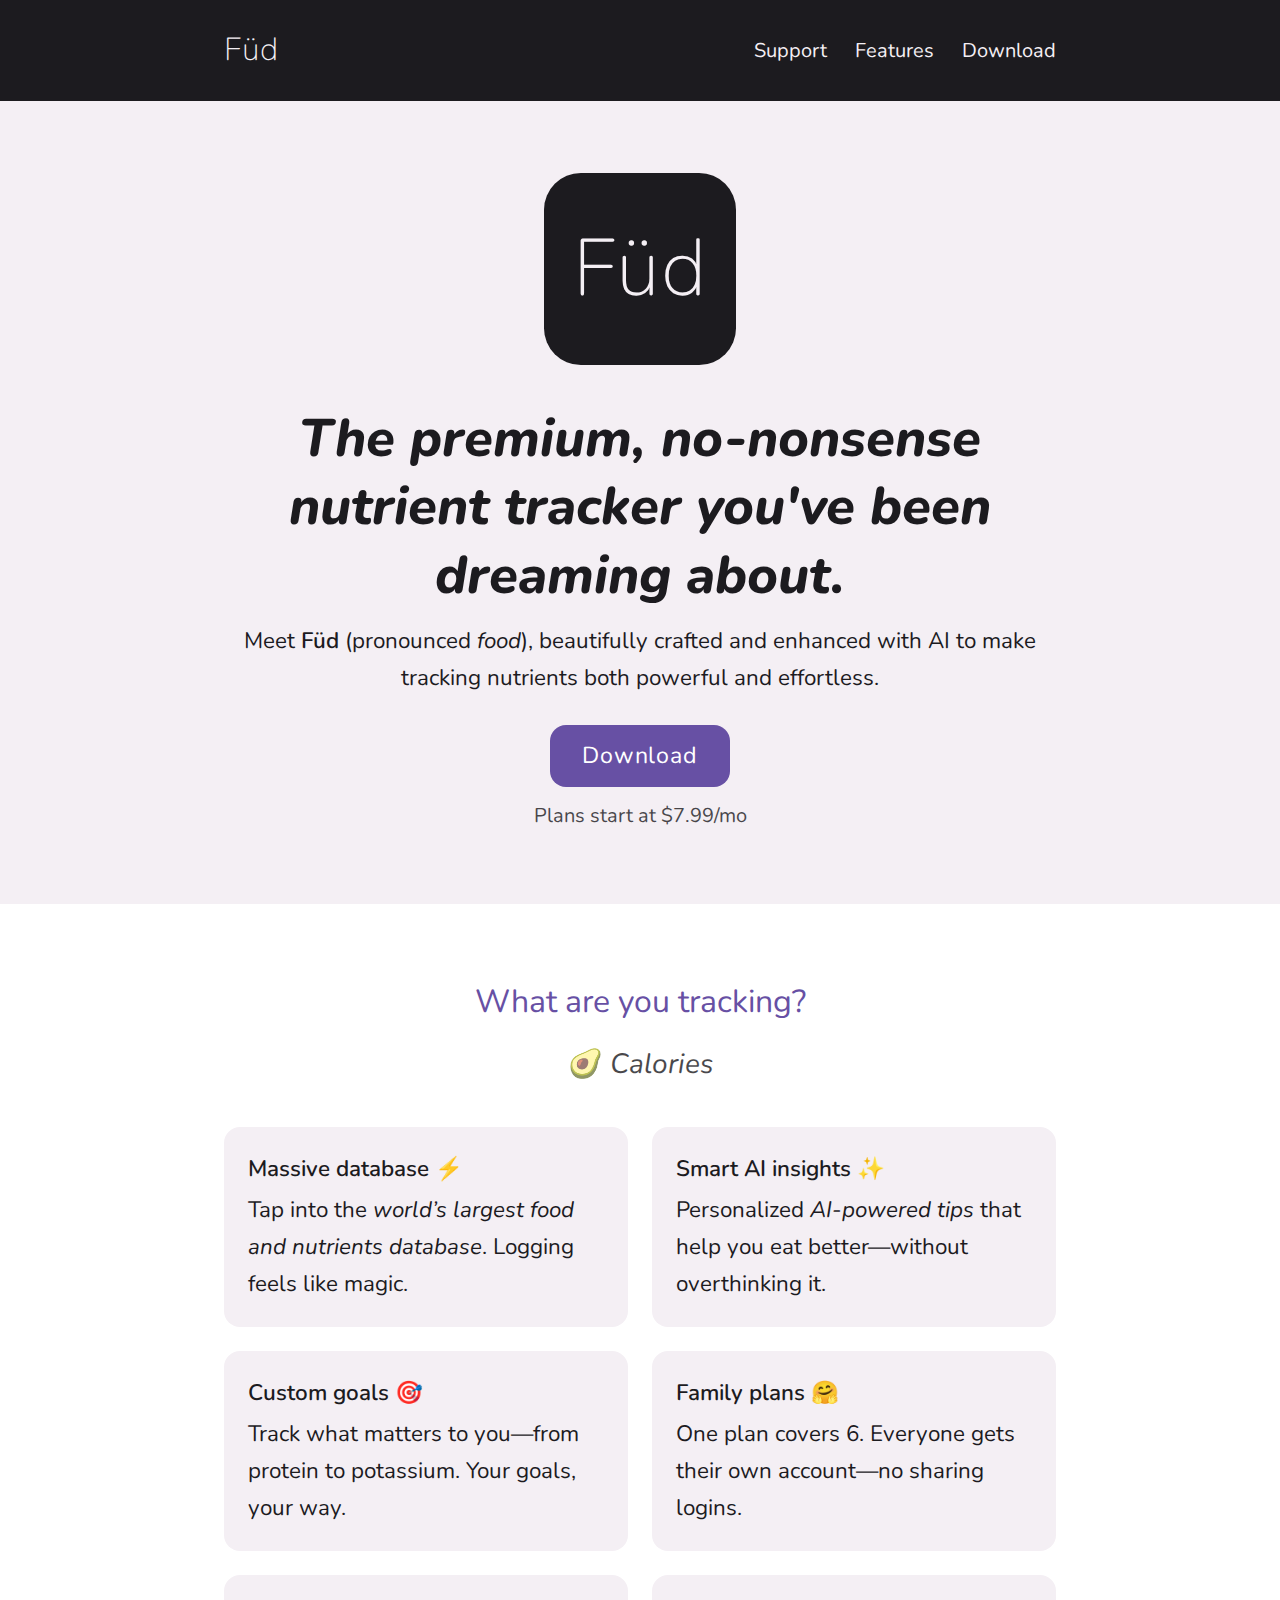
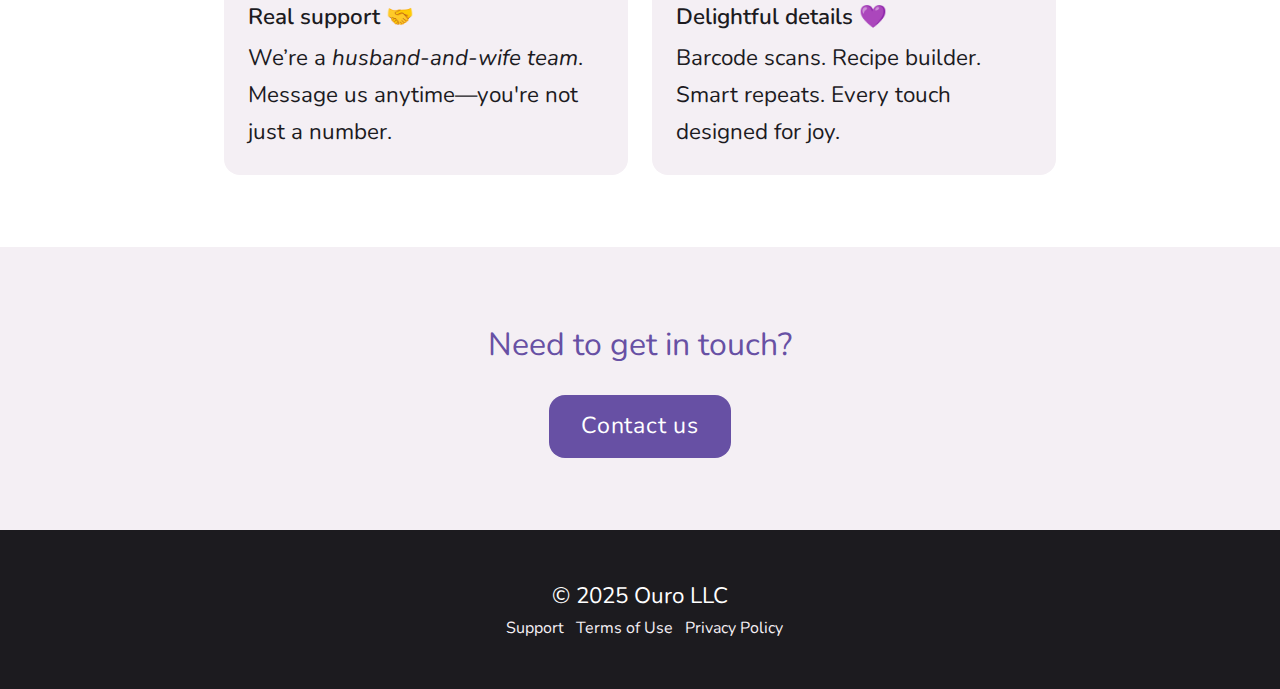
<file: index.html>
<!DOCTYPE html>
<html lang="en">

<head>
  <meta charset="UTF-8" />
  <meta http-equiv="X-UA-Compatible" content="IE=edge" />
  <meta name="viewport" content="width=device-width, initial-scale=1.0" />
  <title>Füd – Premium nutrient tracking for iPhone</title>

  <!-- PRIMARY META -->
  <meta name="description"
    content="Füd is the premium, AI‑powered nutrition tracker for iPhone. Subscribe from $7.99/month or share with up to five loved ones on our privacy‑first Family plan. Track macros, micros, and reach your goals in style." />
  <link rel="canonical" href="https://myfud.io/" />

  <!-- SCHEMA -->
  <script type="application/ld+json">
    {
      "@context": "https://schema.org",
      "@type": "MobileApplication",
      "name": "Füd",
      "operatingSystem": "iOS",
      "applicationCategory": "HealthApplication",
      "installUrl": "https://apps.apple.com/app/idYOUR_APP_ID",
      "offers": [
        {
          "@type": "Offer",
          "name": "Monthly Individual",
          "price": 7.99,
          "priceCurrency": "USD",
          "priceSpecification": {
            "@type": "UnitPriceSpecification",
            "price": 7.99,
            "priceCurrency": "USD",
            "billingPeriod": "P1M"
          },
          "availability": "https://schema.org/OnlineOnly"
        },
        {
          "@type": "Offer",
          "name": "Yearly Individual",
          "price": 79.99,
          "priceCurrency": "USD",
          "priceSpecification": {
            "@type": "UnitPriceSpecification",
            "price": 79.99,
            "priceCurrency": "USD",
            "billingPeriod": "P1Y"
          },
          "availability": "https://schema.org/OnlineOnly"
        },
        {
          "@type": "Offer",
          "name": "Monthly Family",
          "price": 29.99,
          "priceCurrency": "USD",
          "description": "Owner + up to 5 additional loved ones",
          "priceSpecification": {
            "@type": "UnitPriceSpecification",
            "price": 29.99,
            "priceCurrency": "USD",
            "billingPeriod": "P1M"
          },
          "availability": "https://schema.org/OnlineOnly"
        },
        {
          "@type": "Offer",
          "name": "Yearly Family",
          "price": 179.99,
          "priceCurrency": "USD",
          "description": "Owner + up to 5 additional loved ones",
          "priceSpecification": {
            "@type": "UnitPriceSpecification",
            "price": 179.99,
            "priceCurrency": "USD",
            "billingPeriod": "P1Y"
          },
          "availability": "https://schema.org/OnlineOnly"
        }
      ],
      "inAppPurchases": [
        "Monthly Individual – 7.99 USD",
        "Yearly Individual – 79.99 USD",
        "Monthly Family – up to 6 users – 29.99 USD",
        "Yearly Family – up to 6 users – 179.99 USD"
      ],
      "aggregateRating": {
        "@type": "AggregateRating",
        "ratingValue": 4.9,
        "ratingCount": 1200
      }
    }
  </script>

  <!-- STYLES -->
  <link rel="preconnect" href="https://fonts.googleapis.com">
  <link rel="preconnect" href="https://fonts.gstatic.com" crossorigin>
  <link href="https://fonts.googleapis.com/css2?family=Nunito:ital,wght@0,200..1000;1,200..1000&display=swap"
    rel="stylesheet">
  <link rel="stylesheet" href="styles.css" />

  <!-- FAVICON -->
  <link rel="icon" type="image/png" href="favicons/favicon-96x96.png" sizes="96x96" />
  <link rel="icon" type="image/svg+xml" href="favicons/favicon.svg" />
  <link rel="shortcut icon" href="favicons/favicon.ico" />
  <link rel="apple-touch-icon" sizes="180x180" href="favicons/apple-touch-icon.png" />
  <meta name="apple-mobile-web-app-title" content="Füd" />
  <link rel="manifest" href="favicons/site.webmanifest" />
</head>

<body>

  <header class="header" aria-label="Primary">
    <div class="container">
      <h1 class="logo"><a href="/">Füd</a><span class="visually-hidden"> – Premium nutrient tracking for iPhone</span>
      </h1>
      <nav class="nav" aria-label="Main navigation">
        <a href="#support">Support</a>
        <a href="#features">Features</a>
        <a href="#download">Download</a>
      </nav>
    </div>
  </header>

  <section class="hero">
    <div class="container">
      <div class="logo xl spacer-l">Füd</div>
      <h2 class="spacer-m">
        <i>The premium, no‑nonsense nutrient tracker you've been dreaming about.</i>
      </h2>
      <p class="spacer-s">Meet <b>Füd</b> (pronounced <i>food</i>), beautifully
        crafted and enhanced with AI to make tracking nutrients both powerful and effortless.</p>
      <a href="#download" class="btn spacer-m">Download</a>
      <p class="center secondary">Plans start at $7.99/mo</p>
    </div>
  </section>

  <section class="features" id="features">
    <div class="container">
      <h3 class="spacer-m">What are you tracking?</h3>

      <p class="spacer-l quote">
        <i><span id="flip-word"><span
              class='no-italics'>🥑</span>&nbsp;Calories</span></i>
      </p>

      <ul id="trackables-list" class="visually-hidden">
        <li class="calories active">🔥 Calories</li>
        <li class="fat">🧈 Fat</li>
        <li class="saturated-fat">🧈 Saturated Fat</li>
        <li class="trans-fat">🍟 Trans Fat</li>
        <li class="polyunsaturated-fat">🐟 Polyunsaturated Fat</li>
        <li class="monounsaturated-fat">🥑 Monounsaturated Fat</li>

        <li class="protein">🍗 Protein</li>
        <li class="carbs">🍞 Carbs</li>
        <li class="fiber">🥦 Fiber</li>
        <li class="sugar">🍭 Sugar</li>
        <li class="added-sugar">🍭 Added Sugar</li>

        <li class="cholesterol">❤️ Cholesterol</li>
        <li class="sodium">🧂 Sodium</li>
        <li class="potassium">🍌 Potassium</li>
        <li class="calcium">🥛 Calcium</li>
        <li class="iron">🩸 Iron</li>

        <li class="vitamin-a">🥕 Vitamin A</li>
        <li class="vitamin-c">🍊 Vitamin C</li>
        <li class="vitamin-d">☀️ Vitamin D</li>
      </ul>

      <script>
        document.addEventListener('DOMContentLoaded', () => {
          const items = Array.from(document.querySelectorAll('#trackables-list li'));
          const flip = document.getElementById('flip-word');
          let idx = 0;

          setInterval(() => {
            items[idx].classList.remove('active');
            idx = (idx + 1) % items.length;
            items[idx].classList.add('active');

            const text = items[idx].textContent;
            const emoji = text.match(/^\S+/)[0]; // first "word" = emoji
            const name = text.slice(emoji.length).trim(); // rest = nutrient

            flip.innerHTML = `<span class="no-italics">${emoji}</span>&nbsp;${name}`;
          }, 1600);
        });
      </script>

      <!-- ROW 1 -->
      <div class="feature-row">
        <div class="feature-box">
          <p class="spacer-s"><b>Massive database&nbsp;⚡️</b></p>
          <p>Tap into the <i>world’s largest food and nutrients database</i>. Logging feels like magic.</p>
          </p>
        </div>
        <div class="feature-box">
          <p class="spacer-s"><b>Smart AI insights&nbsp;✨</b></p>
          <p>Personalized <i>AI-powered tips</i> that help you eat better—without overthinking it.</p>
        </div>
      </div>

      <!-- ROW 2 -->
      <div class="feature-row">
        <div class="feature-box">
          <p class="spacer-s"><b>Custom goals 🎯</b></p>
          <p>Track what matters to you—from protein to potassium. Your goals, your way.</p>
        </div>
        <div class="feature-box">
          <p class="spacer-s"><b>Family plans 🤗</b></p>
          <p>One plan covers 6. Everyone gets their own account—no sharing logins.</p>
        </div>
      </div>

      <!-- ROW 3 -->
      <div class="feature-row">
        <div class="feature-box">
          <p class="spacer-s"><b>Real support 🤝</b></p>
          <p>We’re a <i>husband-and-wife team</i>. Message us anytime—you're not just a number.</p>
        </div>
        <div class="feature-box">
          <p class="spacer-s"><b>Delightful details 💜</b></p>
          <p>Barcode scans. Recipe builder. Smart repeats. Every touch designed for joy.</p>
        </div>
      </div>
    </div>
  </section>

  <section class="support" id="support">
    <div class="container">
      <h3>Need to get in touch?</h3>
      <a href="https://forms.gle/1aUUGhnFJdEDjdrD6" class="btn" target="_blank" rel="noopener noreferrer">Contact us</a>
    </div>
  </section>

  <footer class="footer">
    <div class="container">
      <p>&copy; 2025 Ouro LLC</p>
      <div class="footer-links">
        <a href="https://forms.gle/1aUUGhnFJdEDjdrD6" target="_blank" rel="noopener noreferrer">Support</a>
        <a href="https://www.apple.com/legal/internet-services/itunes/dev/stdeula/" target="_blank"
          rel="noopener noreferrer">Terms of Use</a>
        <a href="privacy.html" target="_blank" rel="noopener noreferrer">Privacy Policy</a>
      </div>
    </div>
  </footer>

</body>

</html>
</file>
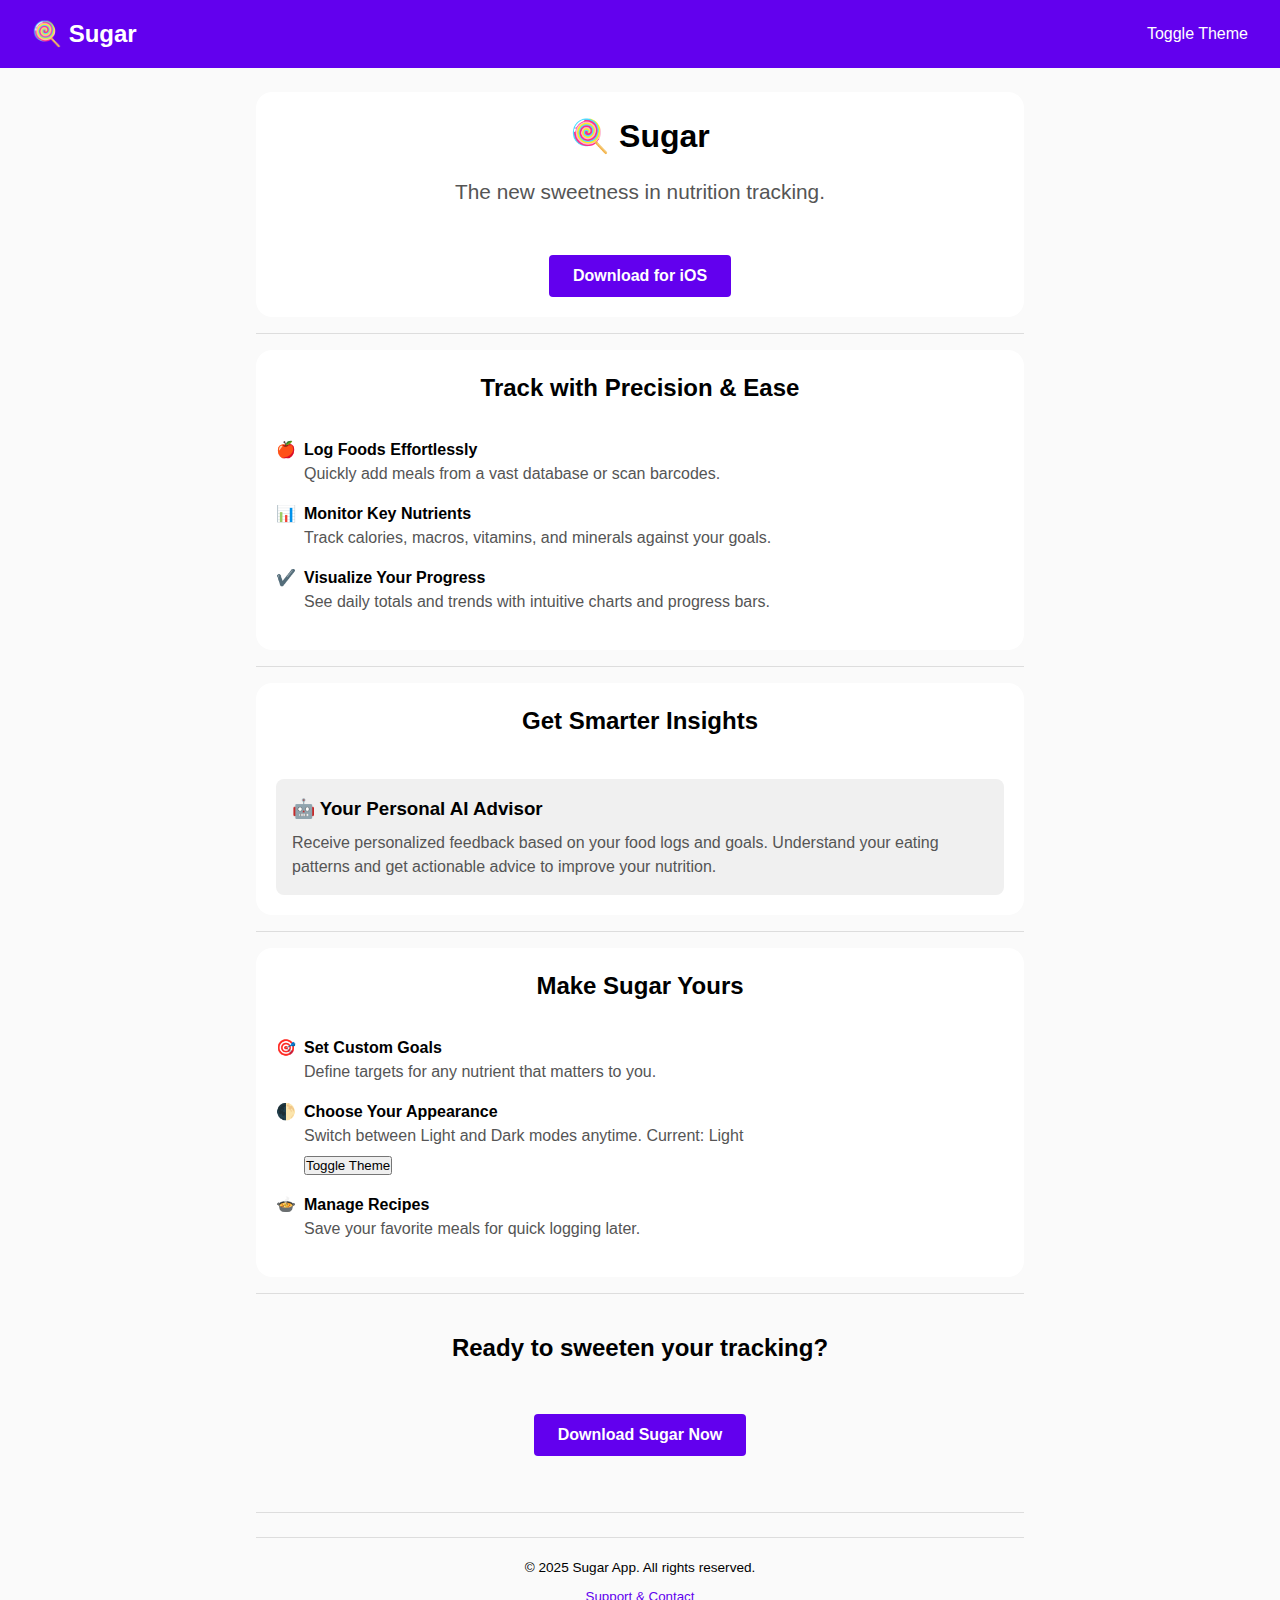
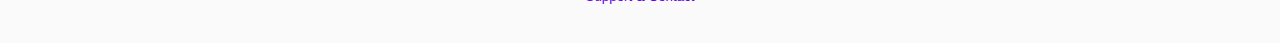
<file: main.html>
<!DOCTYPE html>
<html lang="en">
<head>
  <meta charset="UTF-8" />
  <title>Sugar Marketing Website</title>
  <style>
    :root {
      --background-color: #fafafa;
      --surface-color: #ffffff;
      --surface-variant-color: #f0f0f0;
      --on-surface-color: #000000;
      --on-surface-variant-color: #555555;
      --primary-color: #6200ee;
      --border-color: #dddddd;
    }

    * {
      margin: 0;
      padding: 0;
      box-sizing: border-box;
      font-family: Arial, sans-serif;
    }

    body {
      background-color: var(--background-color);
      color: var(--on-surface-color);
      line-height: 1.5;
    }

    header {
      background-color: var(--primary-color);
      color: #fff;
      display: flex;
      align-items: center;
      justify-content: space-between;
      padding: 1rem 2rem;
    }
    header h1 {
      font-size: 1.5rem;
      display: flex;
      align-items: center;
      font-weight: bold;
    }
    header button {
      background: none;
      color: #fff;
      border: none;
      font-size: 1rem;
      cursor: pointer;
    }

    main {
      max-width: 800px;
      margin: 0 auto;
      padding: 1rem;
    }

    .section {
      background-color: var(--surface-color);
      border-radius: 16px;
      padding: 20px;
      margin: 8px 0;
    }

    .center-text {
      text-align: center;
    }

    .section-title {
      text-align: center;
      margin-bottom: 8px;
      font-size: 1.5rem;
      font-weight: bold;
    }

    .divider {
      height: 1px;
      background-color: var(--border-color);
      margin: 16px 0;
    }

    .cta-button {
      display: inline-block;
      background-color: var(--primary-color);
      color: #fff;
      border: none;
      padding: 0.75rem 1.5rem;
      font-size: 1rem;
      font-weight: bold;
      border-radius: 4px;
      cursor: pointer;
      margin-top: 16px;
    }

    .cta-button:hover {
      opacity: 0.9;
    }

    .features-list, .customization-list {
      list-style: none;
      padding: 0;
    }

    .features-list li, .customization-list li {
      display: flex;
      align-items: flex-start;
      margin-bottom: 16px;
    }

    .features-list li .icon, .customization-list li .icon {
      margin-right: 8px;
      color: var(--primary-color);
      font-weight: bold;
    }

    .card {
      background-color: var(--surface-variant-color);
      border-radius: 8px;
      padding: 16px;
      margin-top: 8px;
    }

    .footer {
      border-top: 1px solid var(--border-color);
      text-align: center;
      padding: 20px;
      font-size: 0.85rem;
      margin-top: 24px;
    }

    /* Spacers */
    .spacer-xxsmall { height: 8px; }
    .spacer-xsmall { height: 16px; }
    .spacer-small { height: 24px; }
    .spacer-medium { height: 32px; }
  </style>
</head>
<body>

  <!-- Header -->
  <header>
    <h1>🍭 Sugar</h1>
    <!-- Theme toggle placeholder (non-functional in static HTML) -->
    <button type="button">Toggle Theme</button>
  </header>

  <!-- Main Content -->
  <main>
    <!-- Hero Section -->
    <section class="section">
      <h2 class="center-text" style="font-size: 2rem;">🍭 Sugar</h2>
      <div class="spacer-xsmall"></div>
      <p class="center-text" style="font-size: 1.3rem; color: var(--on-surface-variant-color);">
        The new sweetness in nutrition tracking.
      </p>
      <div class="spacer-medium"></div>
      <div class="center-text">
        <button class="cta-button">
          <span>Download for iOS</span>
        </button>
      </div>
    </section>

    <div class="divider"></div>

    <!-- Features Section -->
    <section class="section">
      <h2 class="section-title">Track with Precision &amp; Ease</h2>
      <div class="spacer-small"></div>
      <ul class="features-list">
        <li>
          <span class="icon">🍎</span>
          <div>
            <strong>Log Foods Effortlessly</strong><br />
            <span style="color: var(--on-surface-variant-color);">
              Quickly add meals from a vast database or scan barcodes.
            </span>
          </div>
        </li>
        <li>
          <span class="icon">📊</span>
          <div>
            <strong>Monitor Key Nutrients</strong><br />
            <span style="color: var(--on-surface-variant-color);">
              Track calories, macros, vitamins, and minerals against your goals.
            </span>
          </div>
        </li>
        <li>
          <span class="icon">✔️</span>
          <div>
            <strong>Visualize Your Progress</strong><br />
            <span style="color: var(--on-surface-variant-color);">
              See daily totals and trends with intuitive charts and progress bars.
            </span>
          </div>
        </li>
      </ul>
    </section>

    <div class="divider"></div>

    <!-- AI Insights Section -->
    <section class="section">
      <h2 class="section-title">Get Smarter Insights</h2>
      <div class="spacer-small"></div>
      <div class="card">
        <h3 style="font-weight: bold; margin-bottom: 8px;">🤖 Your Personal AI Advisor</h3>
        <p style="color: var(--on-surface-variant-color);">
          Receive personalized feedback based on your food logs and goals. Understand your eating patterns
          and get actionable advice to improve your nutrition.
        </p>
      </div>
    </section>

    <div class="divider"></div>

    <!-- Customization Section -->
    <section class="section">
      <h2 class="section-title">Make Sugar Yours</h2>
      <div class="spacer-small"></div>
      <ul class="customization-list">
        <li>
          <span class="icon">🎯</span>
          <div>
            <strong>Set Custom Goals</strong><br />
            <span style="color: var(--on-surface-variant-color);">
              Define targets for any nutrient that matters to you.
            </span>
          </div>
        </li>
        <li>
          <span class="icon">🌓</span>
          <div>
            <strong>Choose Your Appearance</strong><br />
            <span style="color: var(--on-surface-variant-color);">
              Switch between Light and Dark modes anytime. Current: Light
            </span><br />
            <!-- Dummy button for demonstration -->
            <button style="margin-top: 8px;">Toggle Theme</button>
          </div>
        </li>
        <li>
          <span class="icon">🍲</span>
          <div>
            <strong>Manage Recipes</strong><br />
            <span style="color: var(--on-surface-variant-color);">
              Save your favorite meals for quick logging later.
            </span>
          </div>
        </li>
      </ul>
    </section>

    <div class="divider"></div>

    <!-- Call to Action Section -->
    <section class="section" style="background-color: var(--background-color); margin-bottom: 0; padding-bottom: 40px;">
      <h2 class="center-text" style="font-size: 1.5rem; color: var(--on-surface-color);">
        Ready to sweeten your tracking?
      </h2>
      <div class="spacer-medium"></div>
      <div class="center-text">
        <button class="cta-button">
          <span>Download Sugar Now</span>
        </button>
      </div>
    </section>

    <div class="divider"></div>

    <!-- Footer Section -->
    <footer class="footer">
      <p>© 2025 Sugar App. All rights reserved.</p>
      <div class="spacer-xxsmall"></div>
      <button style="background: none; border: none; color: var(--primary-color); cursor: pointer;">
        Support &amp; Contact
      </button>
    </footer>
  </main>

</body>
</html>
</file>
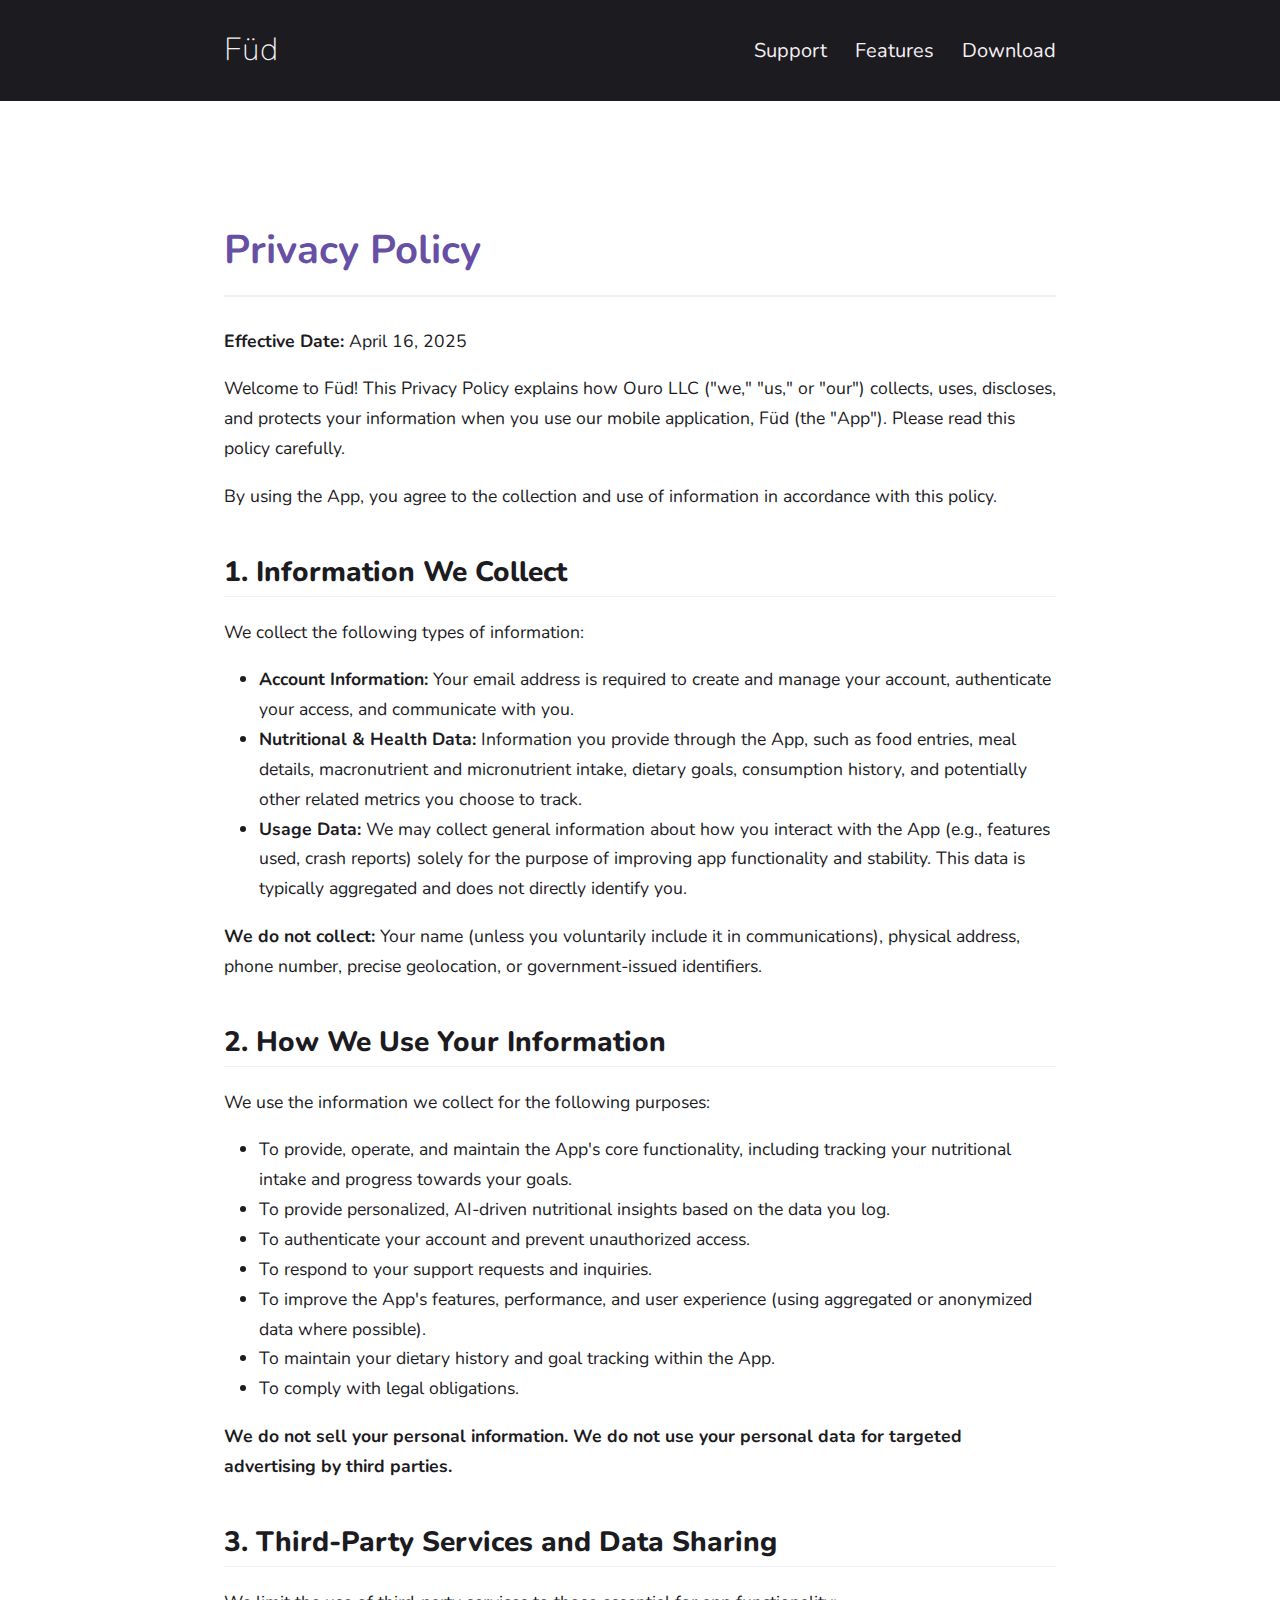
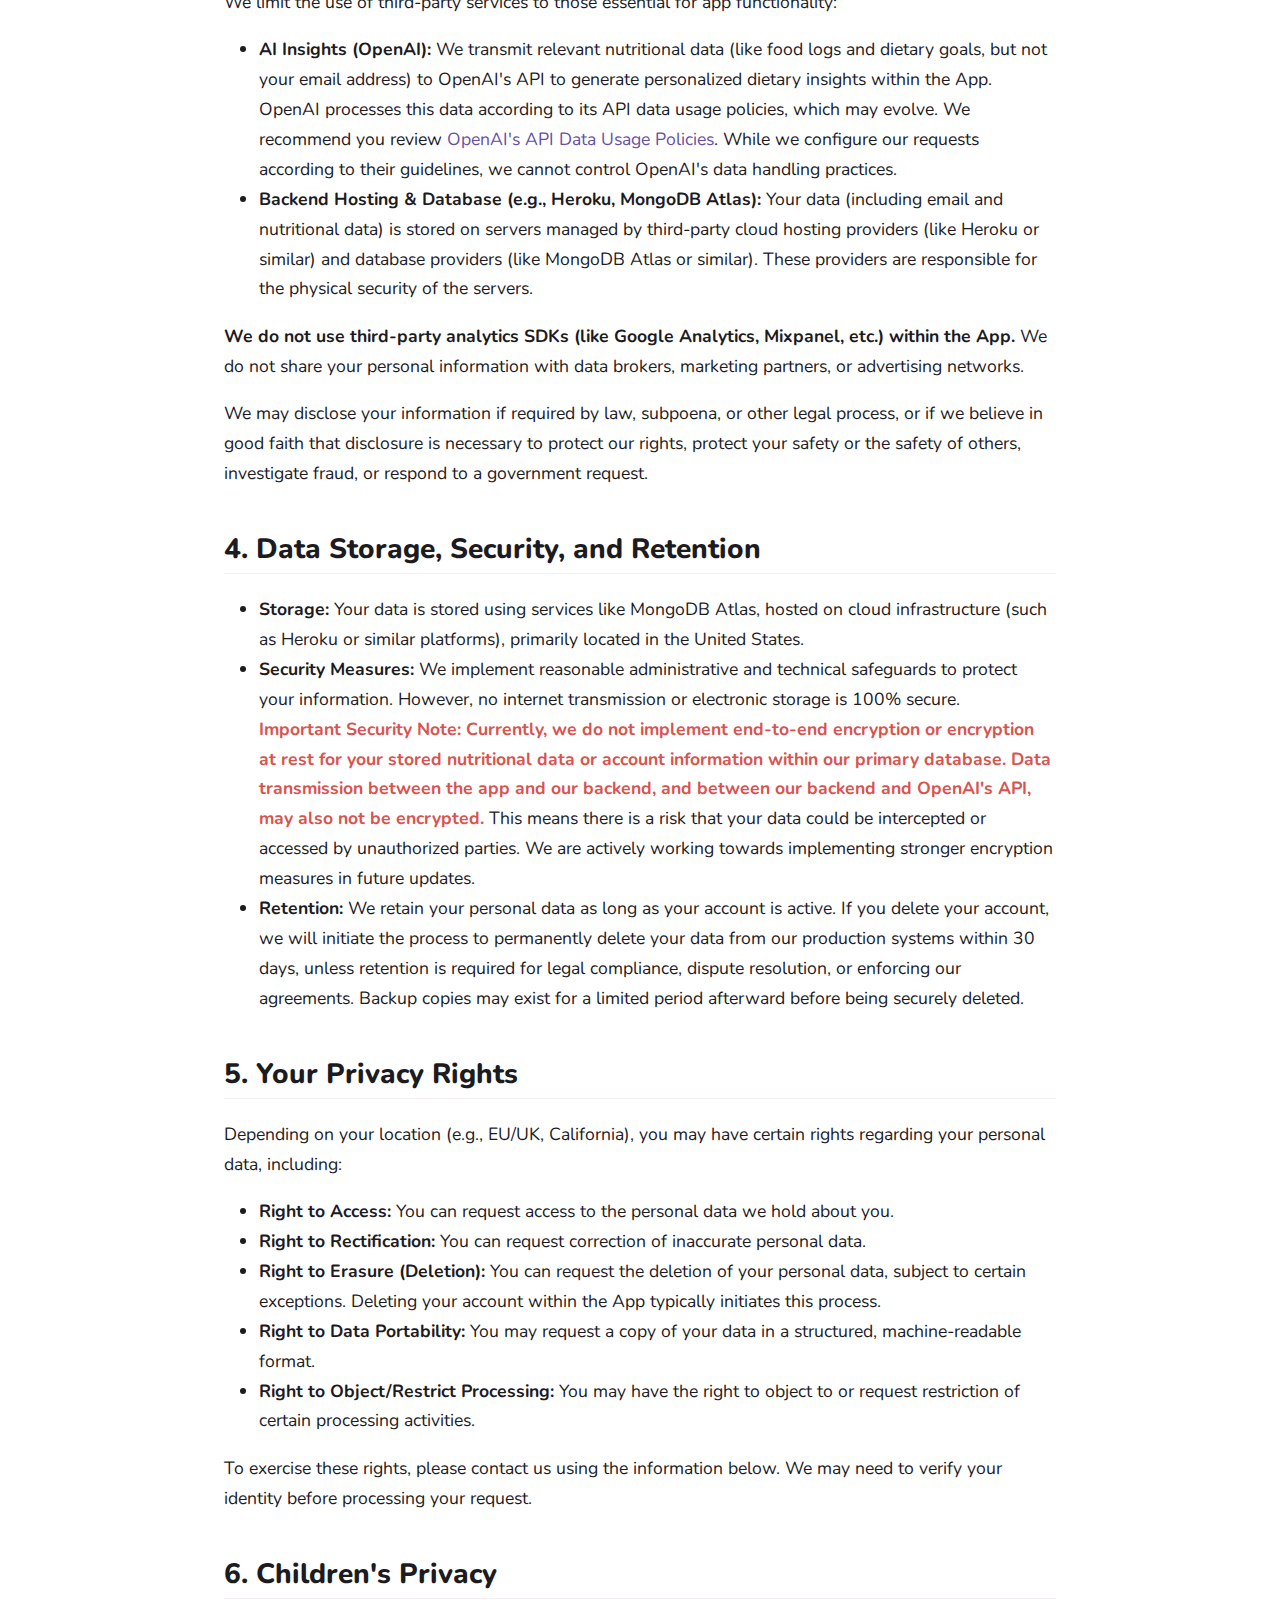
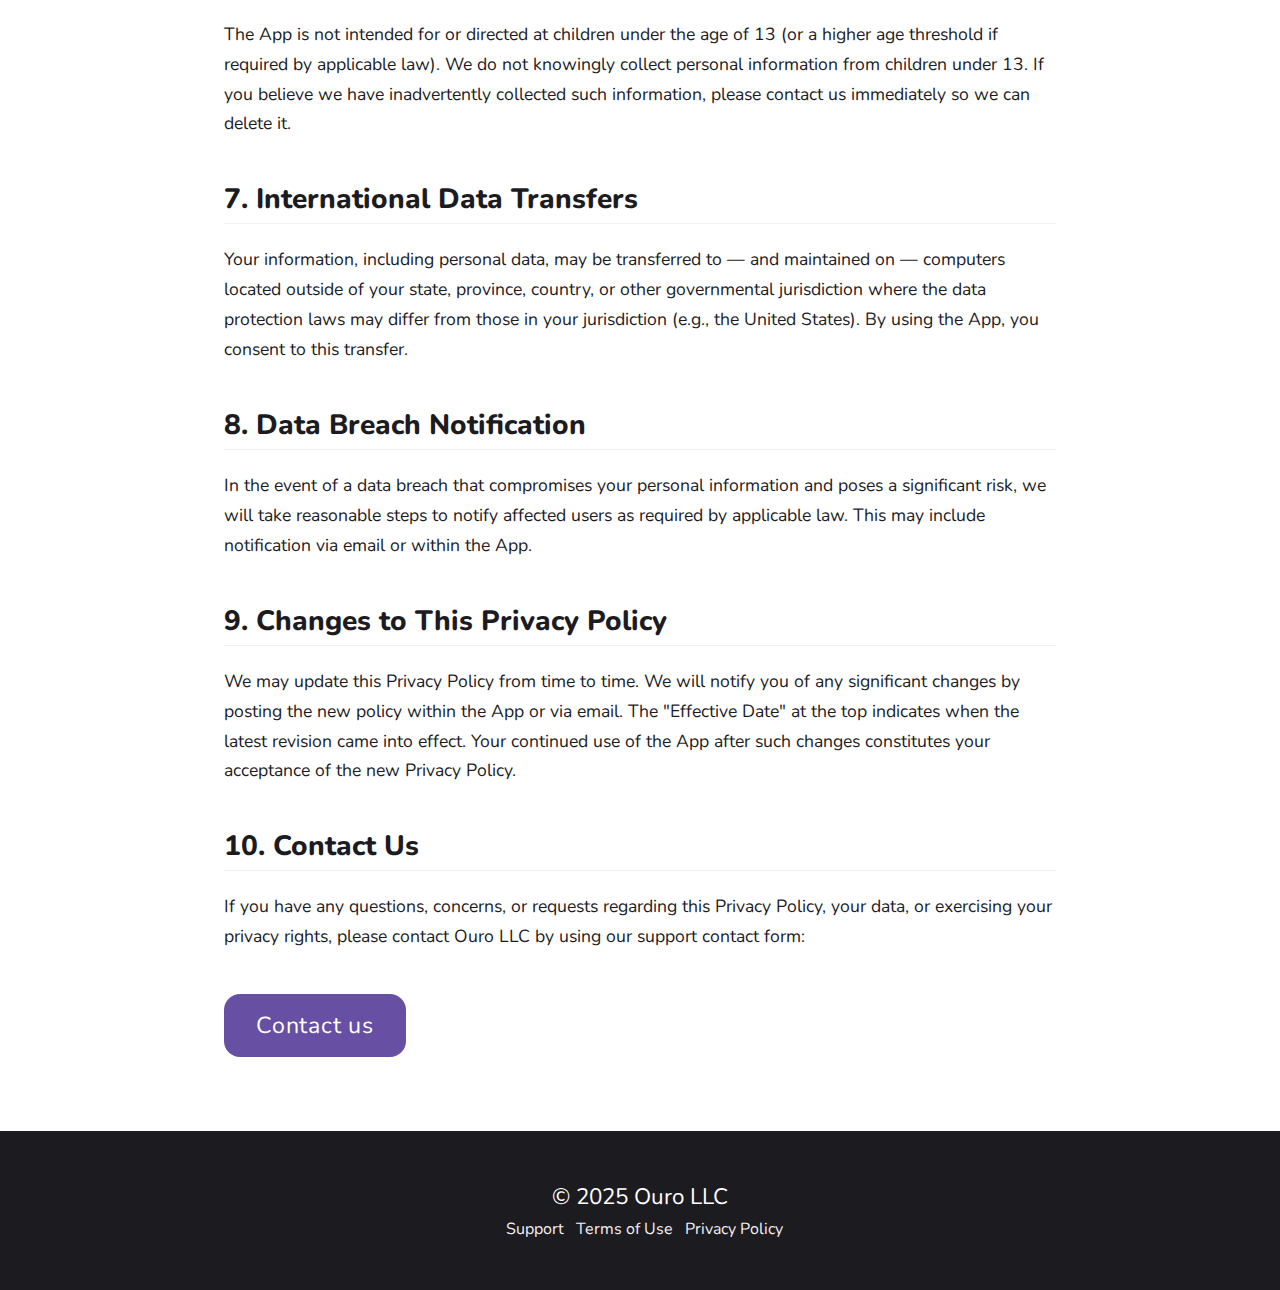
<file: privacy.html>
<!DOCTYPE html>
<html lang="en">

<head>
  <meta charset="UTF-8">
  <meta name="viewport" content="width=device-width, initial-scale=1.0">
  <title>Füd - Privacy Policy</title>

  <!-- STYLES -->
  <link rel="preconnect" href="https://fonts.googleapis.com">
  <link rel="preconnect" href="https://fonts.gstatic.com" crossorigin>
  <link href="https://fonts.googleapis.com/css2?family=Nunito:ital,wght@0,200..1000;1,200..1000&display=swap" rel="stylesheet">
  <link rel="stylesheet" href="styles.css" />

  <!-- FAVICON -->
  <link rel="icon" type="image/png" href="favicons/favicon-96x96.png" sizes="96x96" />
  <link rel="icon" type="image/svg+xml" href="favicons/favicon.svg" />
  <link rel="shortcut icon" href="favicons/favicon.ico" />
  <link rel="apple-touch-icon" sizes="180x180" href="favicons/apple-touch-icon.png" />
  <meta name="apple-mobile-web-app-title" content="Füd" />
  <link rel="manifest" href="favicons/site.webmanifest" />

  <style>
    /* Add padding within the container specifically for the policy page */
    .privacy-content {
      padding: 2em 0;
      /* Add vertical padding */
    }

    .privacy-content h1,
    .privacy-content h2,
    .privacy-content h3 {
      margin-top: 1.5em;
      margin-bottom: 0.75em;
      color: var(--color-1);
      /* Use main text color for headings */
    }

    .privacy-content h1 {
      border-bottom: 2px solid var(--color-2);
      /* Use a subtle border */
      padding-bottom: 0.3em;
      font-size: 2.5em;
      /* Slightly larger H1 */
      color: var(--color-3);
      /* Use accent color for main title */
    }

    .privacy-content h2 {
      border-bottom: 1px solid var(--color-2);
      padding-bottom: 0.2em;
      font-size: 1.75em;
    }

    .privacy-content p,
    .privacy-content ul {
      margin-bottom: 1em;
      /* Space between paragraphs and lists */
      font-size: 1.1em;
      /* Slightly smaller text for readability */
      line-height: 1.7;
    }

    .privacy-content ul {
      list-style-type: disc;
      margin-left: 2em;
      /* Indent lists */
    }

    .privacy-content strong,
    .privacy-content b {
      font-weight: bold;
    }

    .warning {
      color: #d9534f;
      /* Red color for warnings */
      font-weight: bold;
    }

    /* Ensure container padding works well */
    .container {
      padding: 1.5em;
    }
  </style>
</head>

<body>

  <header class="header">
    <div class="container">
      <h1 class="logo"><a href="index.html" style="color: var(--color-2); text-decoration: none;">Füd</a></h1>
      <nav class="nav">
        <a href="index.html#support">Support</a>
        <a href="index.html#features">Features</a>
        <a href="index.html#download">Download</a>
      </nav>
    </div>
  </header>

  <div class="container">
    <div class="privacy-content">
      <h1>Privacy Policy</h1>

      <p><strong>Effective Date:</strong> April 16, 2025</p>
      <p>Welcome to Füd! This Privacy Policy explains how Ouro LLC ("we," "us," or "our") collects, uses, discloses, and
        protects your information when you use our mobile application, Füd (the "App"). Please read this policy
        carefully.</p>
      <p>By using the App, you agree to the collection and use of information in accordance with this policy.</p>

      <h2>1. Information We Collect</h2>
      <p>We collect the following types of information:</p>
      <ul>
        <li><strong>Account Information:</strong> Your email address is required to create and manage your account,
          authenticate your access, and communicate with you.</li>
        <li><strong>Nutritional & Health Data:</strong> Information you provide through the App, such as food entries,
          meal details, macronutrient and micronutrient intake, dietary goals, consumption history, and potentially
          other related metrics you choose to track.</li>
        <li><strong>Usage Data:</strong> We may collect general information about how you interact with the App (e.g.,
          features used, crash reports) solely for the purpose of improving app functionality and stability. This data
          is typically aggregated and does not directly identify you.</li>
      </ul>
      <p><strong>We do not collect:</strong> Your name (unless you voluntarily include it in communications), physical
        address, phone number, precise geolocation, or government-issued identifiers.</p>

      <h2>2. How We Use Your Information</h2>
      <p>We use the information we collect for the following purposes:</p>
      <ul>
        <li>To provide, operate, and maintain the App's core functionality, including tracking your nutritional intake
          and progress towards your goals.</li>
        <li>To provide personalized, AI-driven nutritional insights based on the data you log.</li>
        <li>To authenticate your account and prevent unauthorized access.</li>
        <li>To respond to your support requests and inquiries.</li>
        <li>To improve the App's features, performance, and user experience (using aggregated or anonymized data where
          possible).</li>
        <li>To maintain your dietary history and goal tracking within the App.</li>
        <li>To comply with legal obligations.</li>
      </ul>
      <p><strong>We do not sell your personal information. We do not use your personal data for targeted advertising by
          third parties.</strong></p>

      <h2>3. Third-Party Services and Data Sharing</h2>
      <p>We limit the use of third-party services to those essential for app functionality:</p>
      <ul>
        <li><strong>AI Insights (OpenAI):</strong> We transmit relevant nutritional data (like food logs and dietary
          goals, but not your email address) to OpenAI's API to generate personalized dietary insights within the App.
          OpenAI processes this data according to its API data usage policies, which may evolve. We recommend you review
          <a href="https://openai.com/policies/api-data-usage-policies" target="_blank"
            rel="noopener noreferrer">OpenAI's API Data Usage Policies</a>. While we configure our requests according to
          their guidelines, we cannot control OpenAI's data handling practices.
        </li>
        <li><strong>Backend Hosting & Database (e.g., Heroku, MongoDB Atlas):</strong> Your data (including email and
          nutritional data) is stored on servers managed by third-party cloud hosting providers (like Heroku or similar)
          and database providers (like MongoDB Atlas or similar). These providers are responsible for the physical
          security of the servers.</li>
      </ul>
      <p><strong>We do not use third-party analytics SDKs (like Google Analytics, Mixpanel, etc.) within the
          App.</strong> We do not share your personal information with data brokers, marketing partners, or advertising
        networks.</p>
      <p>We may disclose your information if required by law, subpoena, or other legal process, or if we believe in good
        faith that disclosure is necessary to protect our rights, protect your safety or the safety of others,
        investigate fraud, or respond to a government request.</p>

      <h2>4. Data Storage, Security, and Retention</h2>
      <ul>
        <li><strong>Storage:</strong> Your data is stored using services like MongoDB Atlas, hosted on cloud
          infrastructure (such as Heroku or similar platforms), primarily located in the United States.</li>
        <li><strong>Security Measures:</strong> We implement reasonable administrative and technical safeguards to
          protect your information. However, no internet transmission or electronic storage is 100% secure.
          <br>
          <strong class="warning">Important Security Note: Currently, we do not implement end-to-end encryption or
            encryption at rest for your stored nutritional data or account information within our primary database. Data
            transmission between the app and our backend, and between our backend and OpenAI's API, may also not be
            encrypted.</strong> This means there is a risk that your data could be intercepted or accessed by
          unauthorized parties. We are actively working towards implementing stronger encryption measures in future
          updates.
        </li>
        <li><strong>Retention:</strong> We retain your personal data as long as your account is active. If you delete
          your account, we will initiate the process to permanently delete your data from our production systems within
          30 days, unless retention is required for legal compliance, dispute resolution, or enforcing our agreements.
          Backup copies may exist for a limited period afterward before being securely deleted.</li>
      </ul>

      <h2>5. Your Privacy Rights</h2>
      <p>Depending on your location (e.g., EU/UK, California), you may have certain rights regarding your personal data,
        including:</p>
      <ul>
        <li><strong>Right to Access:</strong> You can request access to the personal data we hold about you.</li>
        <li><strong>Right to Rectification:</strong> You can request correction of inaccurate personal data.</li>
        <li><strong>Right to Erasure (Deletion):</strong> You can request the deletion of your personal data, subject to
          certain exceptions. Deleting your account within the App typically initiates this process.</li>
        <li><strong>Right to Data Portability:</strong> You may request a copy of your data in a structured,
          machine-readable format.</li>
        <li><strong>Right to Object/Restrict Processing:</strong> You may have the right to object to or request
          restriction of certain processing activities.</li>
      </ul>
      <p>To exercise these rights, please contact us using the information below. We may need to verify your identity
        before processing your request.</p>

      <h2>6. Children's Privacy</h2>
      <p>The App is not intended for or directed at children under the age of 13 (or a higher age threshold if required
        by applicable law). We do not knowingly collect personal information from children under 13. If you believe we
        have inadvertently collected such information, please contact us immediately so we can delete it.</p>

      <h2>7. International Data Transfers</h2>
      <p>Your information, including personal data, may be transferred to — and maintained on — computers located
        outside of your state, province, country, or other governmental jurisdiction where the data protection laws may
        differ from those in your jurisdiction (e.g., the United States). By using the App, you consent to this
        transfer.</p>

      <h2>8. Data Breach Notification</h2>
      <p>In the event of a data breach that compromises your personal information and poses a significant risk, we will
        take reasonable steps to notify affected users as required by applicable law. This may include notification via
        email or within the App.</p>

      <h2>9. Changes to This Privacy Policy</h2>
      <p>We may update this Privacy Policy from time to time. We will notify you of any significant changes by posting
        the new policy within the App or via email. The "Effective Date" at the top indicates when the latest revision
        came into effect. Your continued use of the App after such changes constitutes your acceptance of the new
        Privacy Policy.</p>

      <h2>10. Contact Us</h2>
      <p>If you have any questions, concerns, or requests regarding this Privacy Policy, your data, or exercising your
        privacy rights, please contact Ouro LLC by using our support contact form:</p>
      <p>
        <a href="https://forms.gle/1aUUGhnFJdEDjdrD6" class="btn" target="_blank" rel="noopener noreferrer">Contact
          us</a>
      </p>
    </div>
  </div>
  <footer class="footer">
    <div class="container">
      <p>&copy; 2025 Ouro LLC</p>
      <div class="footer-links">
        <a href="https://forms.gle/1aUUGhnFJdEDjdrD6">Support</a>
        <a href="https://www.apple.com/legal/internet-services/itunes/dev/stdeula/">Terms of Use</a>
        <a href="privacy.html">Privacy Policy</a>
      </div>
    </div>
  </footer>

</body>

</html>
</file>
<file: styles.css>
:root {
  --color-1: #1C1B1F;
  --color-2: #F4EFF4;
  --color-3: #6750A4;
  --color-4: #fff;
}

* {
  margin: 0;
  padding: 0;
  box-sizing: border-box;
}

html {
  font-size: clamp(0px, calc(16 / 600 * 100vmin), 16px);
}

body {
  font-family: "Nunito", sans-serif;
  font-optical-sizing: auto;
  line-height: 1.65;
  background: var(--color-4);
  color: var(--color-1);
}

.visually-hidden {
  position: absolute;
  width: 1px;
  height: 1px;
  padding: 0;
  margin: -1px;
  overflow: hidden;
  clip: rect(0, 0, 0, 0);
  white-space: nowrap;
  border: 0;
}

.container {
  max-width: 55rem;
  margin: 0 auto;
  padding: 1.5rem;
}

.header {
  background: var(--color-1);
  color: var(--color-2);
}

.header .container {
  display: flex;
  justify-content: space-between;
  align-items: center;
}

.nav a {
  margin-left: 1.5rem;
  text-decoration: none;
  font-size: 1.25rem;
}

.hero {
  text-align: center;
  background: var(--color-2);
}

.xl {
  background-color: var(--color-1);
  color: var(--color-2);
  font-size: 5rem;
  height: 12rem;
  width: 12rem;
  border-radius: 2.3rem;

  display: flex;
  justify-content: center;
  align-items: center;

  margin-inline: auto;
}

.btn {
  display: inline-block;
  margin: 1.5rem auto 0;
  padding: .75rem 2rem;
  background: var(--color-3);
  color: var(--color-4);
  text-decoration: none;
  border-radius: 1rem;
  font-size: 1.45rem;
  letter-spacing: .05rem;
}

.trackables {
  text-align: center;
}

.features {
  background: var(--color-4);
  text-align: center;
}

.feature-row {
  display: flex;
  flex-wrap: wrap;
  gap: 1.5rem;
  margin-top: 1.5rem;
}

.feature-box {
  flex: 1 1 30%;
  padding: 1.5rem;
  background: var(--color-2);
  border-radius: 1rem;
  text-align: left;
}

.support{
  background: var(--color-2);
  text-align: center;
}

.footer {
  background: var(--color-1);
  color: white;
  text-align: center;
  padding: 1.5rem;
}

.footer a {
  margin-left: 0.5rem;
}

/* BRAND */

.logo {
  font-weight: 200;
  letter-spacing: .05rem;
}

.left {
  text-align: left;
}

.spacer-s {
  margin-bottom: .25rem;
}

.spacer-m {
  margin-bottom: .75rem;
}

.spacer-l {
  margin-bottom: 2.5rem;
}

a {
  color: var(--color-2);
  text-decoration: none;
}

p {
  font-size: 1.4rem;
  font-weight: 400;
}

p > a, li > a {
  color: var(--color-3);
}

p b {
  font-weight: 600;
}

p.secondary {
  opacity: 0.8;
  font-size: 1.25rem;
}

p.quote {
  opacity: 0.8;
  font-size: 1.75rem;
}

h2 {
  color: var(--color-1);
  font-size: 3.3rem;
  font-weight: 800;
  line-height: 1.3;
}

h3 {
  color: var(--color-3);
  font-size: 2rem;
  font-weight: 400;
}

h4 {
  font-size: 1.5rem;
}

section {
  padding: 3rem 2rem;
}

/* Small screens */
@media (max-width: 45rem) {

  .feature-box {
    flex: 1 1 100%;
  }

  section {
    padding: 2rem 0rem;
  }

}

.no-italics {
  font-style: normal;
}
</file>
